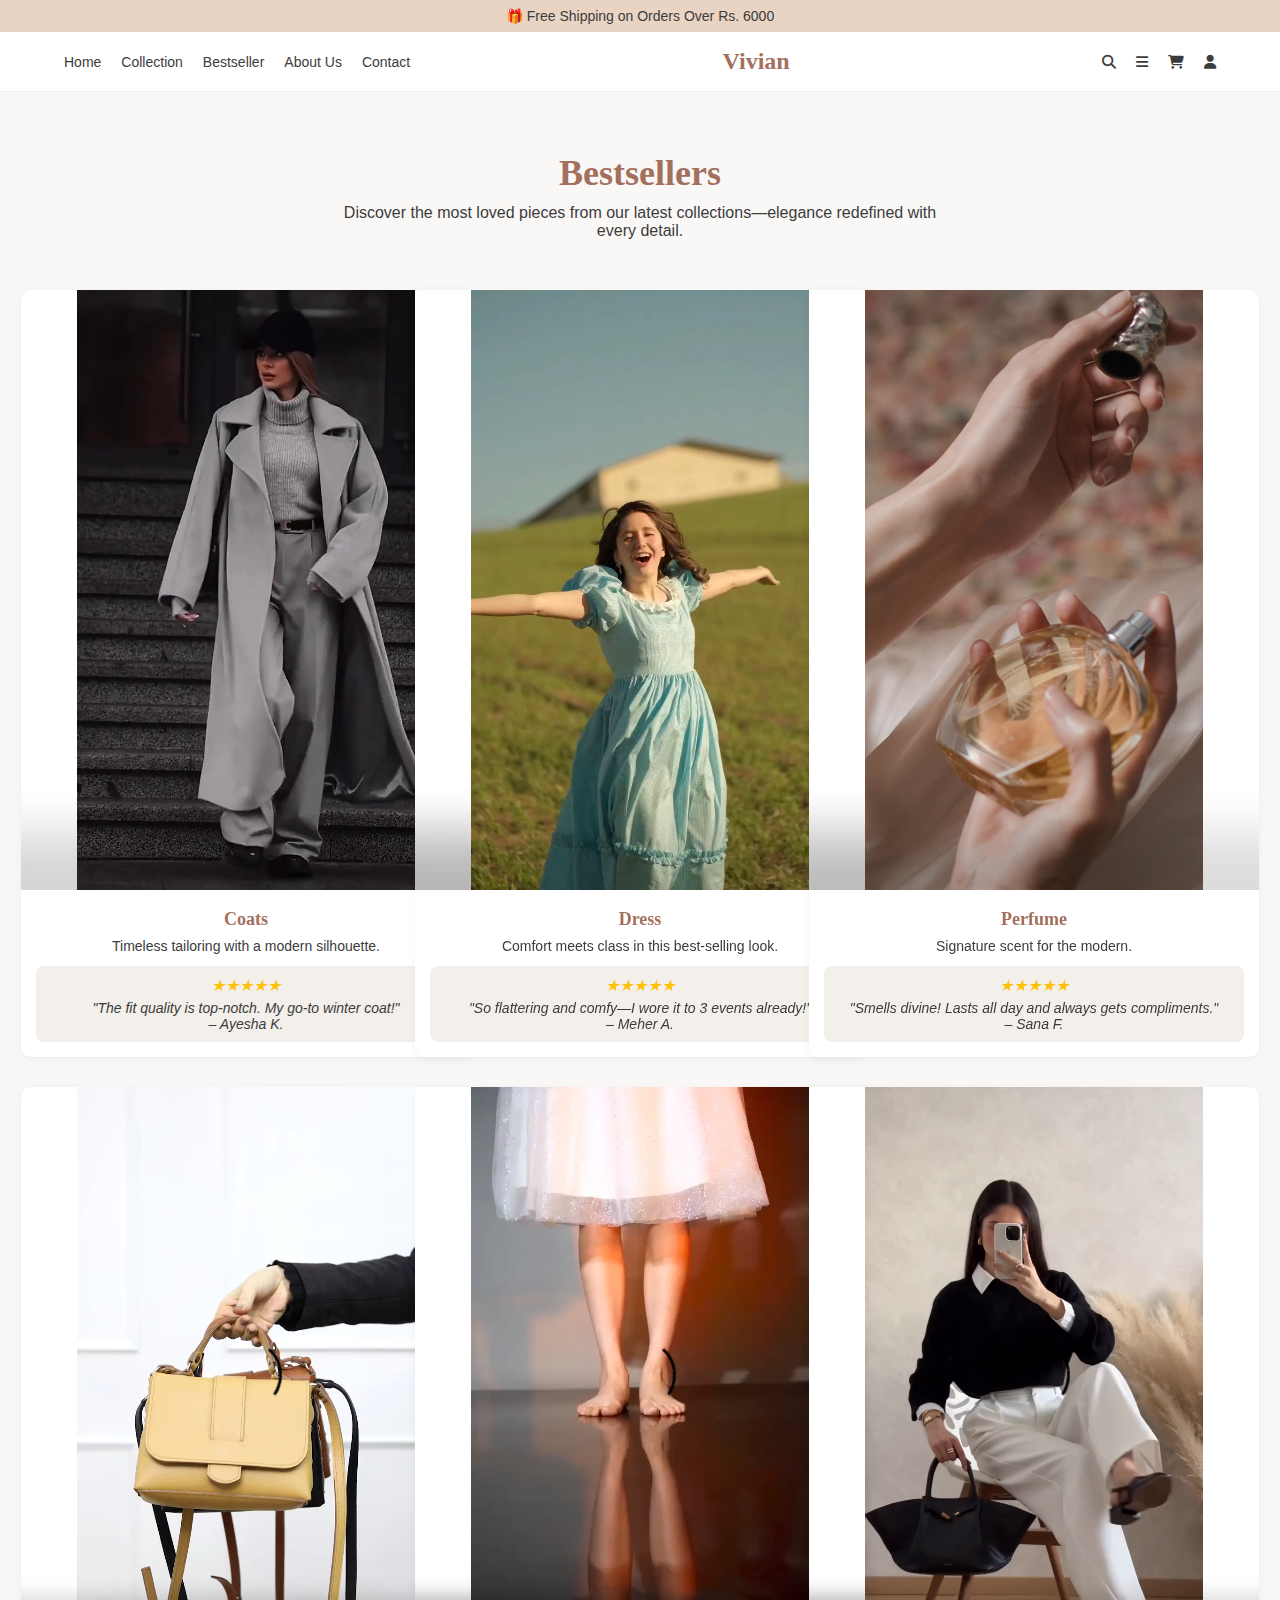
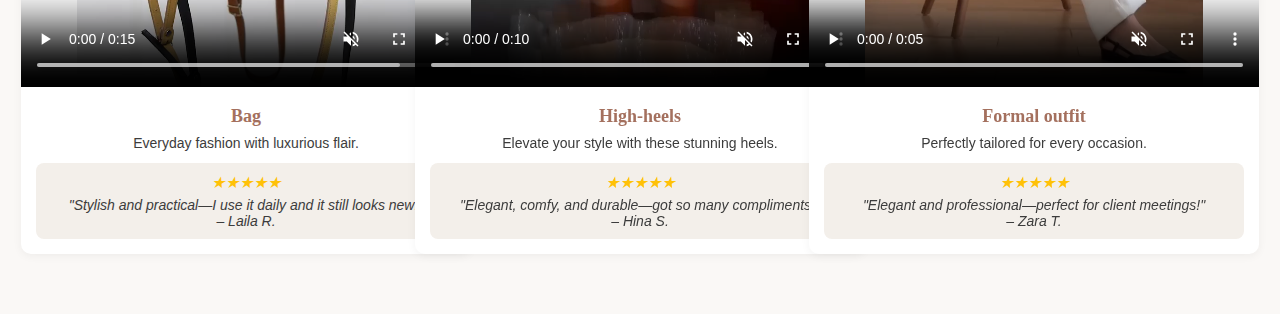
<file: Bestseller.html>
<!DOCTYPE html>
<html lang="en">

<head>
  <meta charset="UTF-8" />
  <meta name="viewport" content="width=device-width, initial-scale=1.0" />
  <title>Bestsellers - Vivian</title>
  <link rel="stylesheet" href="https://cdnjs.cloudflare.com/ajax/libs/font-awesome/6.4.0/css/all.min.css" />

  <style>
    :root {
      --primary-color: #A4705E;
      --accent-color: #E9D3C2;
      --secondary-color: #F3EFEA;
      --text-color: #3C3C3C;
      --background-color: #FAF8F6;
      --font-serif: 'Playfair Display', serif;
      --font-sans: 'Poppins', sans-serif;
    }

    * {
      margin: 0;
      padding: 0;
      box-sizing: border-box;
    }

    body {
      font-family: var(--font-sans);
      color: var(--text-color);
      background-color: var(--background-color);
    }

/* ----------------------------- SHIPPING BANNER ----------------------------- */
    .shipping-banner {
      background-color: var(--accent-color);
      /* Banner background */
      text-align: center;
      padding: 8px;
      font-size: 14px;
    }

    .navbar {
      display: flex;
      /* Flexbox layout */
      justify-content: space-between;
      /* Space between left/logo/right */
      align-items: center;
      padding: 16px 5%;
      /* Padding around navbar */
      background-color: #fff;
      border-bottom: 1px solid #eee;


    }

    .nav-left,
    .nav-right {
      display: flex;
      gap: 20px;
      /* Space between items */
      align-items: center;
    }

    .nav-left a,
    .nav-right a {
      text-decoration: none;
      /* Remove underline */
      color: var(--text-color);
      font-size: 14px;
      transition: color 0.3s ease;
      /* Smooth hover transition */
      align-items: center;

    }

    .nav-left a:hover,
    .nav-right a:hover {
      color: var(--primary-color);
      /* Hover effect */
      text-decoration: underline;
    }

    .brand-logo {
      font-family: var(--font-serif);
      /* Stylish brand font */
      font-size: 24px;
      font-weight: bold;
      color: var(--primary-color);
      text-align: center;
    }

    .hero {
      display: flex;
      flex-wrap: wrap;
      /* Responsive wrapping */
      height: 90vh;
      /* 90% of viewport height */
    }

    body,
    html {
      height: 100%;
      margin: 0;
      font-family: Arial, Helvetica, sans-serif;
    }

    .hero-image {
      background-image: linear-gradient(rgba(0, 0, 0, 0.5), rgba(0, 0, 0, 0.5)), url("images/girl hero.jpg");
      height: 100%;
      background-position: center;
      background-repeat: no-repeat;
      background-size: cover;
      position: relative;
    }

    .hero-text {
      text-align: center;
      position: absolute;
      top: 50%;
      left: 50%;
      transform: translate(-50%, -50%);
      color: white;

    }

    .hero-text h1 {
      font-size: 50px;
      font-family: var(--font-serif);
      font-weight: 700;
      color: var(--primary-color);
      text-shadow: 2px 2px 4px rgba(0, 0, 0, 0.5);
    }

    .hero-text p {
      font-size: 20px;
      font-family: var(--font-serif);
      font-weight: 400;
      color: #E9D3C2;
      text-shadow: #FFFFFF;
    }

    .hero-text button {
      border: none;
      outline: 0;
      display: inline-block;
      padding: 10px 25px;
      /*background-color: #ddd;*/
      text-align: center;
      cursor: pointer;
      background-color: var(--primary-color);
      color: #fff;
      border-radius: 8px;
      margin-bottom: 20px;
    }

    .hero-text button:hover {
      /*background-color: #555;*/
      color: white;
      background-color: #A4705E;
      text-decoration: #fdfdfc
    }

    /* ----------------------------- PROFILE DROPDOWN ----------------------------- */
    .profile-dropdown {
      position: relative;
      display: inline-block;
    }

    .profile-dropdown .dropdown-menu {
      display: none;
      position: absolute;
      right: 0;
      top: 120%;
      background-color: #fff;
      min-width: 180px;
      border: 1px solid #eee;
      box-shadow: 0px 4px 12px rgba(0, 0, 0, 0.1);
      z-index: 10;
      border-radius: 6px;
      font-size: 14px;
      text-align: left;
    }

    .profile-dropdown .dropdown-menu a {
      display: block;
      padding: 10px 16px;
      color: var(--text-color);
      text-decoration: none;
      transition: background-color 0.2s ease;
    }

    .profile-dropdown .dropdown-menu a:hover {
      background-color: var(--secondary-color);
      color: var(--primary-color);
    }

    /* Show dropdown on hover */
    .profile-dropdown:hover .dropdown-menu {
      display: block;
    }

    .menu-dropdown {
      position: relative;
      display: inline-block;
    }

    .menu-dropdown .dropdown-menu {
      display: none;
      position: absolute;
      right: 0;
      top: 120%;
      background-color: #fff;
      min-width: 160px;
      border: 1px solid #eee;
      box-shadow: 0px 4px 12px rgba(0, 0, 0, 0.1);
      z-index: 10;
      border-radius: 6px;
      font-size: 14px;
      text-align: left;
    }

    .menu-dropdown .dropdown-menu a {
      display: block;
      padding: 10px 16px;
      color: var(--text-color);
      text-decoration: none;
      transition: background-color 0.2s ease;
    }

    .menu-dropdown .dropdown-menu a:hover {
      background-color: var(--secondary-color);
      color: var(--primary-color);
    }

    /* Show menu on hover */
    .menu-dropdown:hover .dropdown-menu {
      display: block;
    }


    .section-header {
      text-align: center;
      padding: 60px 5% 30px;
    }

    .section-header h1 {
      font-family: var(--font-serif);
      font-size: 36px;
      color: var(--primary-color);
      margin-bottom: 10px;
    }

    .section-header p {
      font-size: 16px;
      max-width: 600px;
      margin: 0 auto;
      color: var(--text-color);
    }

    .bestseller-grid {
      display: grid;
      grid-template-columns: repeat(3, 1fr);
      /* Fixed 3-column layout */
      gap: 30px;
      padding: 20px 5% 60px;
      justify-items: center;
    }



    .product-card {
      background-color: #fff;
      border-radius: 10px;
      overflow: hidden;
      box-shadow: 0 2px 10px rgba(0, 0, 0, 0.05);
      transition: transform 0.3s ease;
    }

    .product-card:hover {
      transform: translateY(-5px);
    }

    .customer-review {
      margin-top: 12px;
      background-color: var(--secondary-color);
      padding: 10px;
      border-radius: 8px;
      font-size: 13px;
      color: var(--text-color);
      font-style: italic;
    }

    .customer-review .stars {
      color: #FFC107;
      font-size: 16px;
      margin-bottom: 5px;
    }

    .product-image img {
      width: 100%;
      height: auto;
      display: block;
    }

    .product-info {
      padding: 15px;
      text-align: center;
    }

    .product-info h3 {
      font-size: 18px;
      font-family: var(--font-serif);
      margin-bottom: 8px;
      color: var(--primary-color);
    }

    .product-info p {
      font-size: 14px;
      color: var(--text-color);
    }

    @media (max-width: 768px) {
      .section-header h1 {
        font-size: 28px;
      }

      .section-header p {
        font-size: 14px;
      }

      .brand-logo {
        font-size: 20px;
      }

      .nav-left,
      .nav-right {
        display: none;
      }
    }

    @media (max-width: 768px) {
      .bestseller-grid {
        grid-template-columns: 1fr;
      }
    }
  </style>

</head>

<body>

  <div class="shipping-banner">
    🎁 Free Shipping on Orders Over Rs. 6000
  </div>

  <nav class="navbar">
    <div class="nav-left">
      <a href="index.html">Home</a>
      <a href="Collection.html">Collection</a>
      <a href="Bestseller.html">Bestseller</a>
      <a href="About Us.html">About Us</a>
      <a href="Contact.html">Contact</a>
    </div>
    <!-- Center logo -->
    <div class="brand-logo">Vivian</div>
    <!-- Right side icons -->
    <div class="nav-right">
      <a href="#"><i class="fas fa-search"></i></a>
      <div class="menu-dropdown">
        <a href="#"><i class="fas fa-bars"></i></a>
        <div class="dropdown-menu">
          <a href="#">Women</a>
          <a href="#">Handbags</a>
          <a href="#">Fragrances</a>
          <a href="#">Coats</a>
          <a href="#">Bestseller</a>
          <a href="#">Shoes</a>
        </div>
      </div>

      <a href="#"><i class="fas fa-shopping-cart"></i></a>
      <div class="profile-dropdown">
        <a href="#"><i class="fas fa-user"></i></a>
        <div class="dropdown-menu">
          <a href="#">Sign In</a>
          <a href="#">My Orders</a>
          <a href="#">Account Settings</a>
          <a href="#">Address Book</a>
          <a href="#">Saved Items</a>
        </div>
      </div>

    </div>
  </nav>

  <section class="section-header">
    <h1>Bestsellers</h1>
    <p>Discover the most loved pieces from our latest collections—elegance redefined with every detail.</p>
  </section>

  <section class="bestseller-grid">
    <div class="product-card">
      <div class="product-video">
        <video width="450" height="600" controls autoplay muted loop>
          <source src="/E-Videos/bestselling 1.mp4" type="video/mp4">
          Your browser does not support the video tag.
        </video>
      </div>
      <div class="product-info">
        <h3>Coats</h3>
        <p>Timeless tailoring with a modern silhouette.</p>
        <div class="customer-review">
          <div class="stars">★★★★★</div>
          <p>"The fit quality is top-notch. My go-to winter coat!" <br>– Ayesha K.</p>
        </div>
      </div>
    </div>

    <div class="product-card">
      <div class="product-video">
        <video width="450" height="600" controls autoplay muted loop>
          <source src="/E-Videos/bestselling 4.mp4" type="video/mp4">
          Your browser does not support the video tag.
        </video>
      </div>
      <div class="product-info">
        <h3>Dress</h3>
        <p>Comfort meets class in this best-selling look.</p>
        <div class="customer-review">
          <div class="stars">★★★★★</div>
          <p>"So flattering and comfy—I wore it to 3 events already!" <br>– Meher A.</p>
        </div>
      </div>
    </div>

    <div class="product-card">
      <div class="product-video">
        <video width="450" height="600" controls autoplay muted loop>
          <source src="/E-Videos/bestselling 3.mp4" type="video/mp4">
          Your browser does not support the video tag.
        </video>
      </div>
      <div class="product-info">
        <h3>Perfume</h3>
        <p>Signature scent for the modern.</p>
        <div class="customer-review">
          <div class="stars">★★★★★</div>
          <p>"Smells divine! Lasts all day and always gets compliments." <br>– Sana F.</p>
        </div>
      </div>
    </div>

    <div class="product-card">
      <div class="product-video">
        <video width="450" height="600" controls autoplay muted loop>
          <source src="/E-Videos/bestselling 2.mp4" type="video/mp4">
          Your browser does not support the video tag.
        </video>
      </div>
      <div class="product-info">
        <h3>Bag</h3>
        <p>Everyday fashion with luxurious flair.</p>
        <div class="customer-review">
          <div class="stars">★★★★★</div>
          <p>"Stylish and practical—I use it daily and it still looks new!" <br>– Laila R.</p>
        </div>
      </div>
    </div>

    <div class="product-card">
      <div class="product-video">
        <video width="450" height="600" controls autoplay muted loop>
          <source src="/E-Videos/bestsellig 5.mp4" type="video/mp4">
          Your browser does not support the video tag.
        </video>
      </div>
      <div class="product-info">
        <h3>High-heels</h3>
        <p>Elevate your style with these stunning heels.</p>
        <div class="customer-review">
          <div class="stars">★★★★★</div>
          <p>"Elegant, comfy, and durable—got so many compliments!" <br>– Hina S.</p>
        </div>
      </div>
    </div>

    <div class="product-card">
      <div class="product-video">
        <video width="450" height="600" controls autoplay muted loop>
          <source src="/E-Videos/bestselling 6.mp4" type="video/mp4">
          Your browser does not support the video tag.
        </video>
      </div>
      <div class="product-info">
        <h3>Formal outfit</h3>
        <p>Perfectly tailored for every occasion.</p>
        <div class="customer-review">
          <div class="stars">★★★★★</div>
          <p>"Elegant and professional—perfect for client meetings!" <br>– Zara T.</p>
        </div>
      </div>
    </div>
  </section>



</body>

</html>
</file>
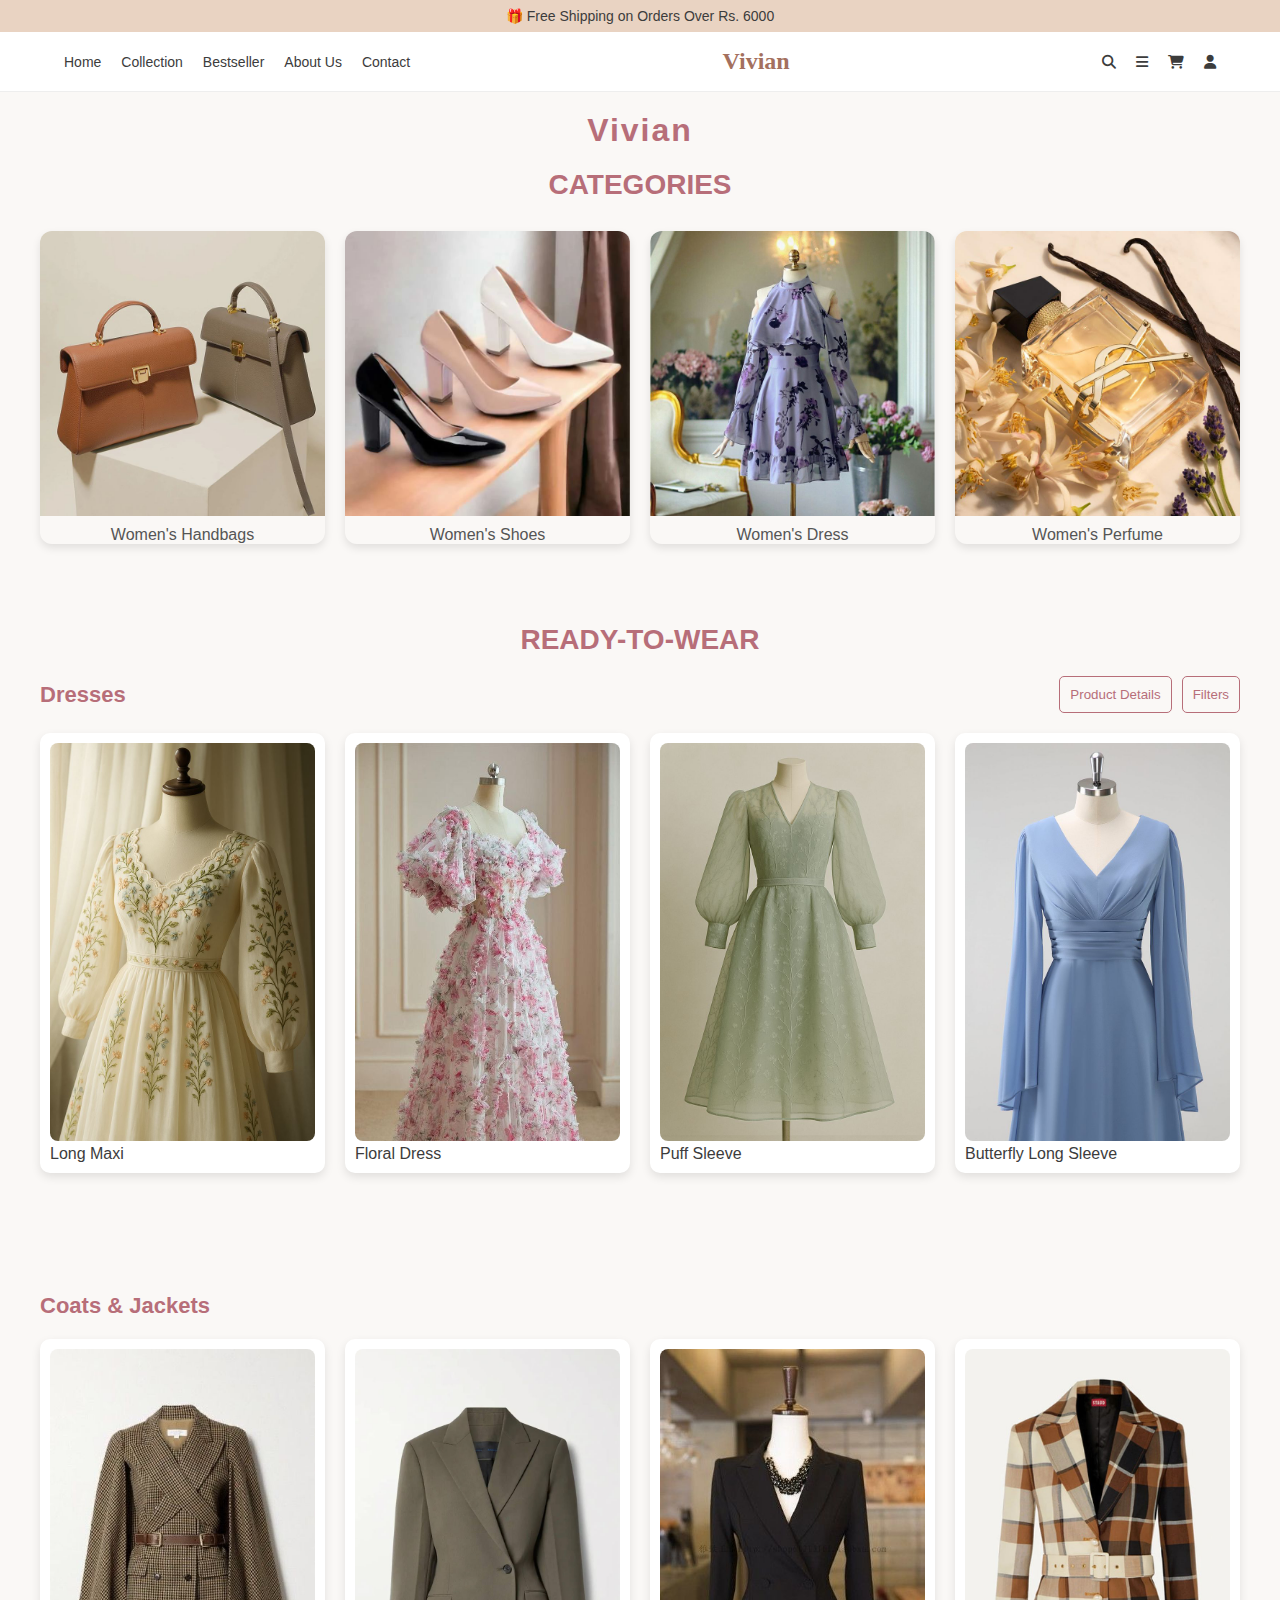
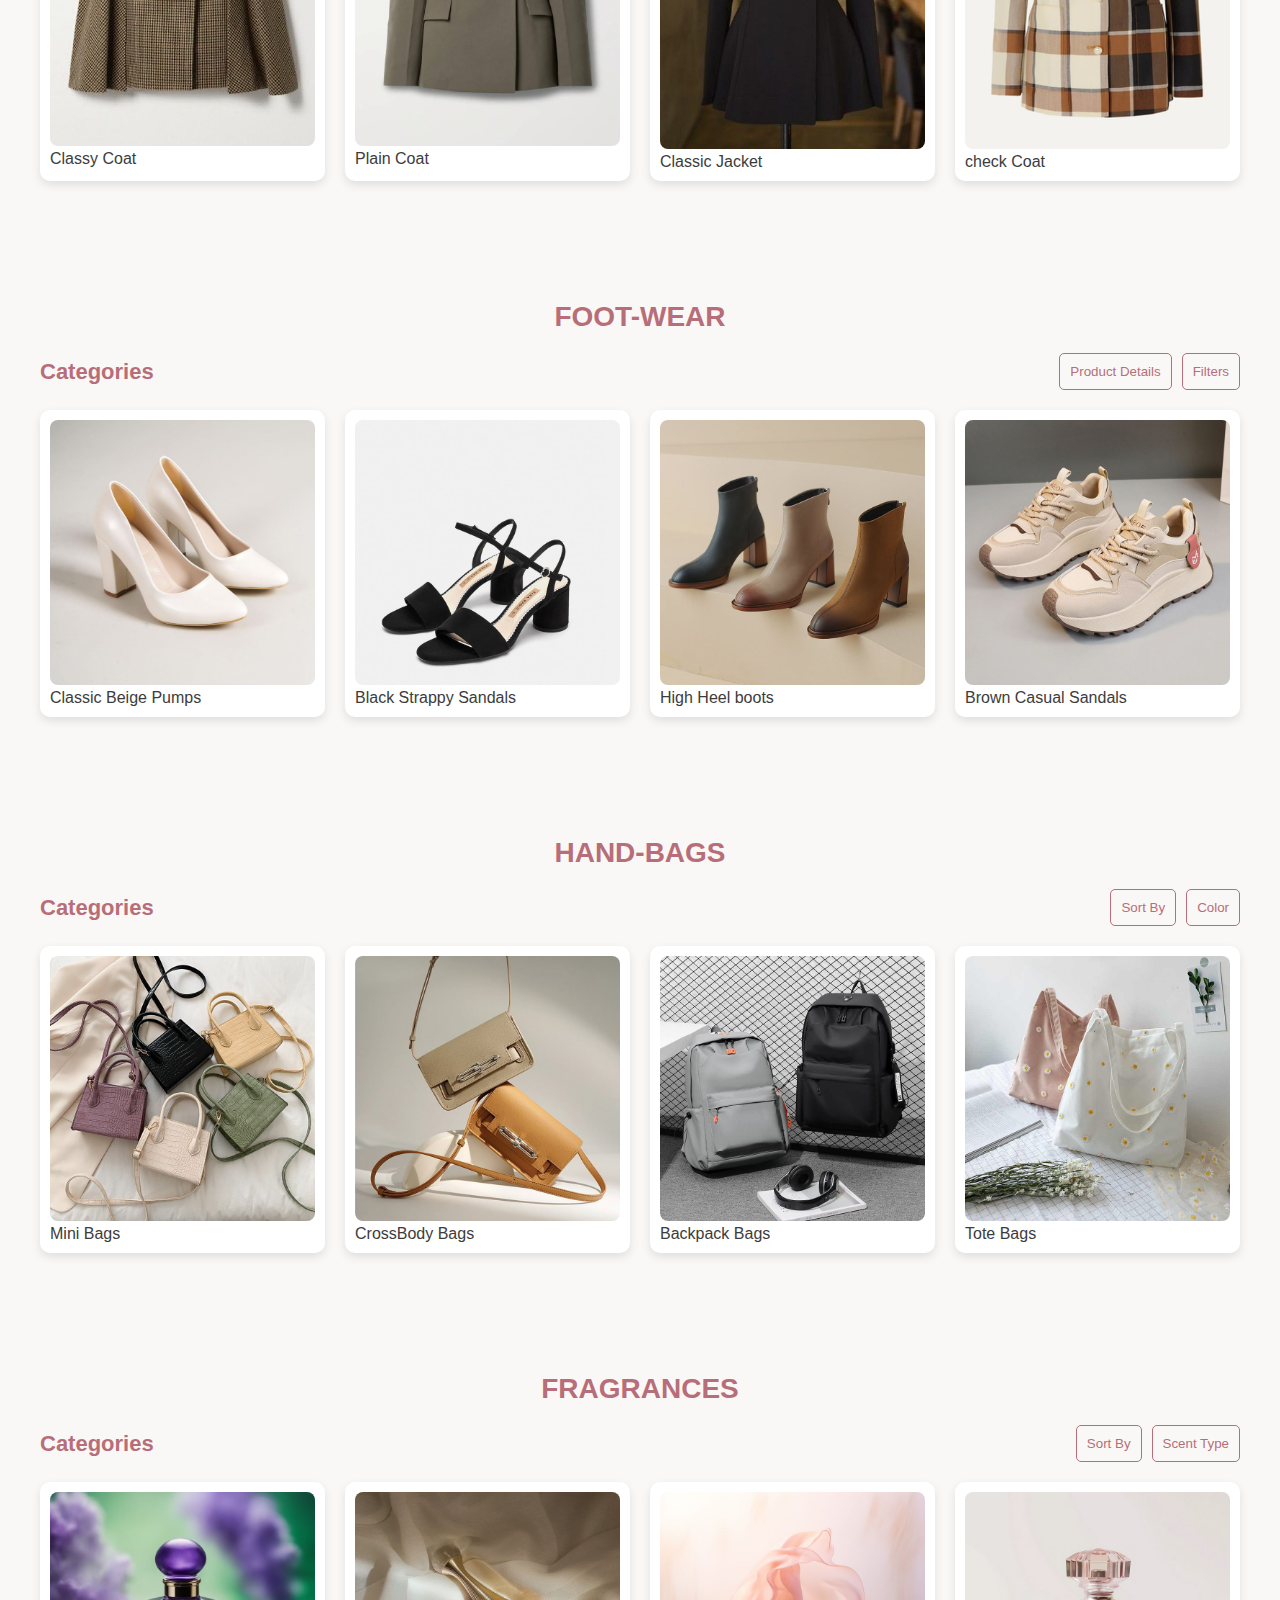
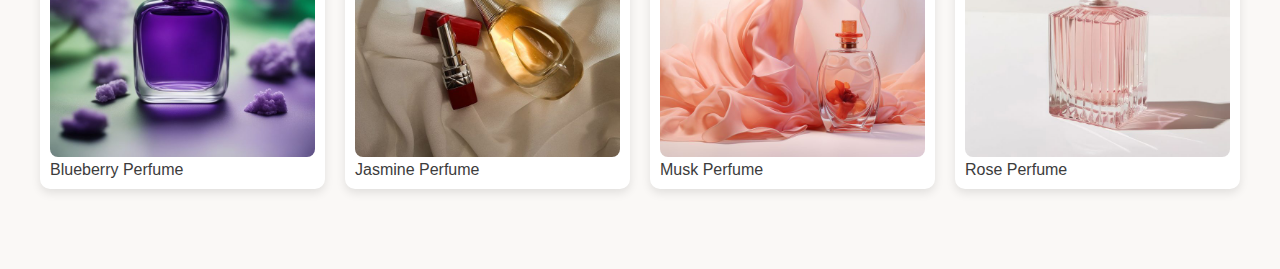
<file: Collection.html>
<!DOCTYPE html>
<html lang="en">

<head>
  <meta charset="UTF-8">
  <meta name="viewport" content="width=device-width, initial-scale=1.0">
  <title>Vivian Collection</title>
  <link rel="stylesheet" href="https://cdnjs.cloudflare.com/ajax/libs/font-awesome/6.4.0/css/all.min.css" />
  <link rel="stylesheet" href="Collection.css">
</head>

<body>
  
  <div class="shipping-banner">
    🎁 Free Shipping on Orders Over Rs. 6000
  </div>

  <nav class="navbar">
    <div class="nav-left">
      <a href="index.html">Home</a>
      <a href="Collection.html">Collection</a>
      <a href="Bestseller.html">Bestseller</a>
      <a href="About Us.html">About Us</a>
      <a href="Contact.html">Contact</a>
    </div>
    <!-- Center logo -->
    <div class="brand-logo">Vivian</div>
    <!-- Right side icons -->
    <div class="nav-right">
      <a href="#"><i class="fas fa-search"></i></a>
      <div class="menu-dropdown">
        <a href="#"><i class="fas fa-bars"></i></a>
        <div class="dropdown-menu">
          <a href="#">Women</a>
          <a href="#">Handbags</a>
          <a href="#">Fragrances</a>
          <a href="#">Coats</a>
          <a href="#">Bestseller</a>
          <a href="#">Shoes</a>
        </div>
      </div>

      <a href="#"><i class="fas fa-shopping-cart"></i></a>
      <div class="profile-dropdown">
        <a href="#"><i class="fas fa-user"></i></a>
        <div class="dropdown-menu">
          <a href="#">Sign In</a>
          <a href="#">My Orders</a>
          <a href="#">Account Settings</a>
          <a href="#">Address Book</a>
          <a href="#">Saved Items</a>
        </div>
      </div>

    </div>
  </nav>
  <!-- Section 1: CATEGORIES -->
  <div class="logo">Vivian</div>
  <h2>CATEGORIES</h2>
  <div class="gallery">
    <div class="gallery-item">
      <img src="images/women hand bag 1.jpg" alt="Women's Handbags">
      <div class="overlay">
        <button class="explore-btn">Explore</button>
      </div>
      <div class="desc">Women's Handbags</div>
    </div>
    <div class="gallery-item">
      <img src="images/women shoe.jpg" alt="Women's Shoes">
      <div class="overlay">
        <button class="explore-btn">Explore</button>
      </div>
      <div class="desc">Women's Shoes</div>
    </div>
    <div class="gallery-item">
      <img src="images/women dress.jpg" alt="Women's Dress">
      <div class="overlay">
        <button class="explore-btn">Explore</button>
      </div>
      <div class="desc">Women's Dress</div>
    </div>
    <div class="gallery-item">
      <img src="images/women perfume.jpg" alt="Women's Perfume">
      <div class="overlay">
        <button class="explore-btn">Explore</button>
      </div>
      <div class="desc">Women's Perfume</div>
    </div>
  </div>

  <!-- Section 2: Ready To Wear -->
  <div class="section2">
    <h2>READY-TO-WEAR</h2>
    <div class="top-bar">
      <h3>Dresses</h3>
      <div class="btn-group">
        <button>
          Product Details
          <div class="dropdown">
            <h4>Details</h4>
            <p>Our latest dress collection is designed for style and comfort.</p>
            <li>Soft cotton fabric</li>
            <li>Trendy fits</li>
            <li>Affordable range</li>
          </div>
        </button>
        <button>
          Filters
          <div class="dropdown">
            <h4>Colors</h4>
            <label><input type="radio" name="color" value=""> None</label><br>
            <label><input type="radio" name="color" value="Grey"> Grey</label><br>
            <label><input type="radio" name="color" value="Black"> Black</label><br>
            <label><input type="radio" name="color" value="Blue"> Blue</label><br>
            <label><input type="radio" name="color" value="Brown"> Brown</label><br>
            <label><input type="radio" name="color" value="White"> White</label><br>
            <label><input type="radio" name="color" value="Beige"> Beige</label>

            <h4>Product Size</h4>
            <label><input type="radio" name="size" value=""> None</label><br>
            <label><input type="radio" name="size" value="Small"> Small</label><br>
            <label><input type="radio" name="size" value="Medium"> Medium</label><br>
            <label><input type="radio" name="size" value="Large"> Large</label><br>
            <label><input type="radio" name="size" value="Extra Large"> Extra Large</label><br>
          </div>
        </button>
      </div>
    </div>
    <div class="polaroid-container">
      <div class="polaroid">
        <img src="images/dress 1.jpg" alt="Grey Polaroid Dress">
        <p> Long Maxi </p>
        <div class="hover-content">
          <span class="bookmark">♡</span>
          <div class="price">Rs. 8,250</div>
          <div class="colors">Color: Creamy</div>
          <button class="shop-btn">Shop Now</button>
        </div>
      </div>
      <div class="polaroid">
        <img src="images/dress 9.jpg" alt="Black Polaroid Dress">
        <p>Floral Dress</p>
        <div class="hover-content">
          <span class="bookmark">♡</span>
          <div class="price">Rs. 9,999</div>
          <div class="colors">Color: Pink</div>
          <button class="shop-btn">Shop Now</button>
        </div>
      </div>
      <div class="polaroid">
        <img src="images/dress 3.jpg" alt="Blue Polaroid Dress">
        <p>Puff Sleeve</p>
        <div class="hover-content">
          <span class="bookmark">♡</span>
          <div class="price">Rs. 10,000</div>
          <div class="colors">Color: Green</div>
          <button class="shop-btn">Shop Now</button>
        </div>
      </div>
      <div class="polaroid">
        <img src="images/dress 4.jpg" alt="Brown Polaroid Dress">
        <p>Butterfly Long Sleeve</p>
        <div class="hover-content">
          <span class="bookmark">♡</span>
          <div class="price">Rs. 8,800</div>
          <div class="colors">Color: Blue</div>
          <button class="shop-btn">Shop Now</button>
        </div>
      </div>
    </div>
  </div>

  <div class="section2">
    <h3>Coats & Jackets</h3>
    <div class="polaroid-container">
      <div class="polaroid">
        <img src="images/coat 7.jpg" alt="Sweatshirts">
        <p>Classy Coat</p>
        <div class="hover-content">
          <span class="bookmark">♡</span>
          <div class="price">Rs. 8,250</div>
          <div class="colors">Color: Multicolor</div>
          <button class="shop-btn">Shop Now</button>
        </div>
      </div>
      <div class="polaroid">
        <img src="images/coat 4.jpg" alt="T-shirts">
        <p>Plain Coat</p>
        <div class="hover-content">
          <span class="bookmark">♡</span>
          <div class="price">Rs. 7,999</div>
          <div class="colors">Color: Multicolor</div>

          <button class="shop-btn">Shop Now</button>
        </div>
      </div>
      <div class="polaroid">
        <img src="images/jacket.jpg" alt="Sweatshirts">
        <p>Classic Jacket</p>
        <div class="hover-content">
          <span class="bookmark">♡</span>
          <div class="price">Rs. 9,999</div>
          <div class="colors">Color: Multicolor</div>
          <button class="shop-btn">Shop Now</button>
        </div>
      </div>
      <div class="polaroid">
        <img src="images/coat 6.jpg" alt="Sweatshirts">
        <p>check Coat</p>
        <div class="hover-content">
          <span class="bookmark">♡</span>
          <div class="price">Rs. 6,350</div>
          <div class="colors">Color: Multicolor</div>
          <button class="shop-btn">Shop Now</button>
        </div>
      </div>
    </div>
  </div>

  <!-- Section3: Foot Wear -->
  <div class="section3">
    <h2>FOOT-WEAR</h2>
    <div class="top-bar">
      <h3>Categories</h3>
      <div class="btn-group">
        <button>
          Product Details
          <div class="dropdown">
            <h4>Details</h4>
            <p>Discover our elegant collection of pumps and sandals designed for all-day comfort and timeless style.</p>
            <li>Premium materials</li>
            <li>Elegant styles</li>
            <li>Available in multiple sizes</li>
          </div>
        </button>
        <button>
          Filters
          <div class="dropdown">
            <h4>Colors</h4>
            <label><input type="radio" name="color" value=""> None</label><br>
            <label><input type="radio" name="color" value="Grey"> Grey</label><br>
            <label><input type="radio" name="color" value="Black"> Black</label><br>
            <label><input type="radio" name="color" value="Blue"> Blue</label><br>
            <label><input type="radio" name="color" value="Brown"> Brown</label><br>
            <label><input type="radio" name="color" value="White"> White</label><br>
            <label><input type="radio" name="color" value="Beige"> Beige</label>

            <h4>Product Size</h4>
            <label><input type="radio" name="size" value=""> None</label><br>
            <label><input type="radio" name="size" value="Small"> Small</label><br>
            <label><input type="radio" name="size" value="Medium"> Medium</label><br>
            <label><input type="radio" name="size" value="Large"> Large</label><br>
            <label><input type="radio" name="size" value="Extra Large"> Extra Large</label><br>
          </div>
        </button>
      </div>
    </div>

    <div class="polaroid-container">
      <div class="polaroid">
        <img src="images/pumps.jpg" alt="Beige Pumps">
        <p>Classic Beige Pumps</p>
        <div class="hover-content">
          <span class="bookmark">♡</span>
          <div class="price">Rs. 4,500</div>
          <button class="shop-btn">Shop Now</button>
        </div>
      </div>
      <div class="polaroid">
        <img src="images/sandals.jpg" alt="Black Heels">
        <p>Black Strappy Sandals</p>
        <div class="hover-content">
          <span class="bookmark">♡</span>
          <div class="price">Rs. 3,999</div>
          <button class="shop-btn">Shop Now</button>
        </div>
      </div>
      <div class="polaroid">
        <img src="images/boots.jpg" alt="White Wedges">
        <p>High Heel boots</p>
        <div class="hover-content">
          <span class="bookmark">♡</span>
          <div class="price">Rs. 6,800</div>
          <button class="shop-btn">Shop Now</button>
        </div>
      </div>
      <div class="polaroid">
        <img src="images/sneakers.jpg" alt="Brown Sandals">
        <p>Brown Casual Sandals</p>
        <div class="hover-content">
          <span class="bookmark">♡</span>
          <div class="price">Rs. 3,550</div>
          <button class="shop-btn">Shop Now</button>
        </div>
      </div>
    </div>
  </div>

  <!-- Section4: Hand-bags -->
  <div class="section4">
    <h2>HAND-BAGS</h2>
    <div class="top-bar">
      <h3>Categories</h3>
      <div class="btn-group">
        <button>
          Sort By
          <div class="dropdown">
            <h4>Sort Options</h4>
            <li>Price Low to High</li>
            <li>Price High to Low</li>
            <li>Newest</li>
          </div>
        </button>
        <button>
          Color
          <div class="dropdown">
            <h4>Choose Color</h4>
            <form>
              <label>
                <input type="radio" name="color" value="Black"> Black
              </label><br>
              <label>
                <input type="radio" name="color" value="Red"> Red
              </label><br>
              <label>
                <input type="radio" name="color" value="Beige"> Beige
              </label><br>
              <label>
                <input type="radio" name="color" value=""> None
              </label>
            </form>
          </div>
        </button>
      </div>
    </div>

    <div class="polaroid-container">
      <div class="polaroid">
        <img src="images/mini bags.jpg" alt="Handbag">
        <p>Mini Bags</p>
        <div class="hover-content">
          <div class="bookmark">♡</div>
          <div class="price">Rs. 4,400</div>
          <div class="colors">Available in: Pink, Black</div>
          <button class="shop-btn">Shop Now</button>
        </div>
      </div>
      <div class="polaroid">
        <img src="images/crossbody.jpg" alt="Handbag">
        <p>CrossBody Bags</p>
        <div class="hover-content">
          <div class="bookmark">♡</div>
          <div class="price">Rs. 3,400</div>
          <div class="colors">Available in: Blue, Green</div>
          <button class="shop-btn">Shop Now</button>
        </div>
      </div>
      <div class="polaroid">
        <img src="images/backpack 2.jpg" alt="Handbag">
        <p>Backpack Bags</p>
        <div class="hover-content">
          <div class="bookmark">♡</div>
          <div class="price">Rs. 4,400</div>
          <div class="colors">Available in: Red, Yellow</div>
          <button class="shop-btn">Shop Now</button>
        </div>
      </div>
      <div class="polaroid">
        <img src="images/tote bags.jpg" alt="Handbag">
        <p>Tote Bags</p>
        <div class="hover-content">
          <div class="bookmark">♡</div>
          <div class="price">Rs. 3,300</div>
          <div class="colors">Available in: Black, White</div>
          <button class="shop-btn">Shop Now</button>
        </div>
      </div>
    </div>
  </div>

  <div class="section5">
    <h2>FRAGRANCES</h2>


    <div class="top-bar">
      <h3>Categories</h3>
      <div class="btn-group">
        <button>
          Sort By
          <div class="dropdown">
            <h4>Sort Options</h4>
            <li>Price Low to High</li>
            <li>Price High to Low</li>
            <li>Newest</li>
          </div>
        </button>
        <button>
          Scent Type
          <div class="dropdown">
            <h4>Select Scent</h4>
            <form>
              <label>
                <input type="radio" name="scent" value="Floral"> Floral
              </label><br>
              <label>
                <input type="radio" name="scent" value="Woody"> Woody
              </label><br>
              <label>
                <input type="radio" name="scent" value="Fresh"> Fresh
              </label><br>
              <label>
                <input type="radio" name="scent" value=""> None
              </label>
            </form>
          </div>
        </button>
      </div>
    </div>

    <div class="polaroid-container">
      <div class="polaroid">
        <img src="images/purple perfume.jpg" alt="Perfume Bottle">
        <p>Blueberry Perfume</p>
        <div class="hover-content">
          <div class="bookmark">♡</div>
          <div class="price">Rs. 9,900</div>
          <div class="colors">Scent: Amber, Patchouli</div>
          <button class="shop-btn">Shop Now</button>
        </div>
      </div>
      <div class="polaroid">
        <img src="images/yellow perfume.jpg" alt="Perfume Bottle">
        <p>Jasmine Perfume</p>
        <div class="hover-content">
          <div class="bookmark">♡</div>
          <div class="price">Rs. 9,500</div>
          <div class="colors">Scent: Citrus, Jasmine</div>
          <button class="shop-btn">Shop Now</button>
        </div>
      </div>
      <div class="polaroid">
        <img src="images/perfume 3.jpg" alt="Perfume Bottle">
        <p>Musk Perfume</p>
        <div class="hover-content">
          <div class="bookmark">♡</div>
          <div class="price">Rs. 8,300</div>
          <div class="colors">Scent: Sandalwood, Musk</div>
          <button class="shop-btn">Shop Now</button>
        </div>
      </div>
      <div class="polaroid">
        <img src="images/perfume 4.jpg" alt="Perfume Bottle">
        <p>Rose Perfume</p>
        <div class="hover-content">
          <div class="bookmark">♡</div>
          <div class="price">Rs. 7,100</div>
          <div class="colors">Scent: Vanilla, Rose</div>
          <button class="shop-btn">Shop Now</button>
        </div>
      </div>
    </div>
  </div>
</body>

</html>
</file>
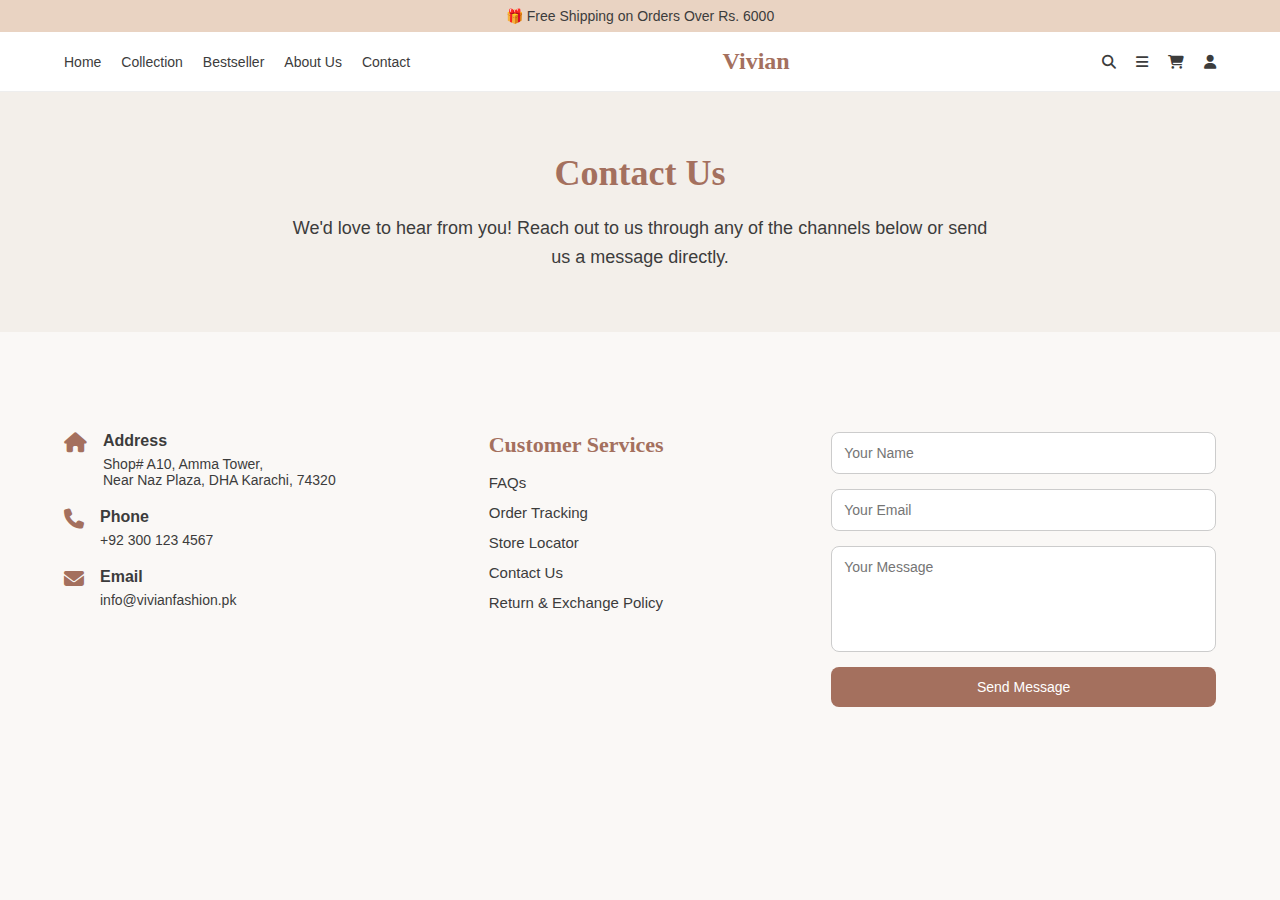
<file: Contact.html>
<!DOCTYPE html>
<html lang="en">
<head>
  <meta charset="UTF-8" />
  <meta name="viewport" content="width=device-width, initial-scale=1.0"/>
  <title>Contact Vivian</title>
  <link rel="stylesheet" href="https://cdnjs.cloudflare.com/ajax/libs/font-awesome/6.4.0/css/all.min.css"/>
  <style>
    :root {
      --primary-color: #A4705E;
      --accent-color: #E9D3C2;
      --secondary-color: #F3EFEA;
      --text-color: #3C3C3C;
      --background-color: #FAF8F6;
      --dark-bg: #3C3C3C;
      --light-text: #FFFFFF;
      --font-serif: 'Playfair Display', serif;
      --font-sans: 'Poppins', sans-serif;
    }

    * {
      margin: 0;
      padding: 0;
      box-sizing: border-box;
    }

    body {
      font-family: var(--font-sans);
      color: var(--text-color);
      background-color: var(--background-color);
    }

  /* ----------------------------- SHIPPING BANNER ----------------------------- */
    .shipping-banner {
      background-color: var(--accent-color);
      /* Banner background */
      text-align: center;
      padding: 8px;
      font-size: 14px;
    }

    .navbar {
      display: flex;
      /* Flexbox layout */
      justify-content: space-between;
      /* Space between left/logo/right */
      align-items: center;
      padding: 16px 5%;
      /* Padding around navbar */
      background-color: #fff;
      border-bottom: 1px solid #eee;


    }

    .nav-left,
    .nav-right {
      display: flex;
      gap: 20px;
      /* Space between items */
      align-items: center;
    }

    .nav-left a,
    .nav-right a {
      text-decoration: none;
      /* Remove underline */
      color: var(--text-color);
      font-size: 14px;
      transition: color 0.3s ease;
      /* Smooth hover transition */
      align-items: center;

    }

    .nav-left a:hover,
    .nav-right a:hover {
      color: var(--primary-color);
      /* Hover effect */
      text-decoration: underline;
    }

    .brand-logo {
      font-family: var(--font-serif);
      /* Stylish brand font */
      font-size: 24px;
      font-weight: bold;
      color: var(--primary-color);
      text-align: center;
    }

    .hero {
      display: flex;
      flex-wrap: wrap;
      /* Responsive wrapping */
      height: 90vh;
      /* 90% of viewport height */
    }

    body,
    html {
      height: 100%;
      margin: 0;
      font-family: Arial, Helvetica, sans-serif;
    }

    .hero-image {
      background-image: linear-gradient(rgba(0, 0, 0, 0.5), rgba(0, 0, 0, 0.5)), url("images/girl hero.jpg");
      height: 100%;
      background-position: center;
      background-repeat: no-repeat;
      background-size: cover;
      position: relative;
    }

    .hero-text {
      text-align: center;
      position: absolute;
      top: 50%;
      left: 50%;
      transform: translate(-50%, -50%);
      color: white;

    }

    .hero-text h1 {
      font-size: 50px;
      font-family: var(--font-serif);
      font-weight: 700;
      color: var(--primary-color);
      text-shadow: 2px 2px 4px rgba(0, 0, 0, 0.5);
    }

    .hero-text p {
      font-size: 20px;
      font-family: var(--font-serif);
      font-weight: 400;
      color: #E9D3C2;
      text-shadow: #FFFFFF;
    }

    .hero-text button {
      border: none;
      outline: 0;
      display: inline-block;
      padding: 10px 25px;
      /*background-color: #ddd;*/
      text-align: center;
      cursor: pointer;
      background-color: var(--primary-color);
      color: #fff;
      border-radius: 8px;
      margin-bottom: 20px;
    }

    .hero-text button:hover {
      /*background-color: #555;*/
      color: white;
      background-color: #A4705E;
      text-decoration: #fdfdfc
    }

    /* ----------------------------- PROFILE DROPDOWN ----------------------------- */
    .profile-dropdown {
      position: relative;
      display: inline-block;
    }

    .profile-dropdown .dropdown-menu {
      display: none;
      position: absolute;
      right: 0;
      top: 120%;
      background-color: #fff;
      min-width: 180px;
      border: 1px solid #eee;
      box-shadow: 0px 4px 12px rgba(0, 0, 0, 0.1);
      z-index: 10;
      border-radius: 6px;
      font-size: 14px;
      text-align: left;
    }

    .profile-dropdown .dropdown-menu a {
      display: block;
      padding: 10px 16px;
      color: var(--text-color);
      text-decoration: none;
      transition: background-color 0.2s ease;
    }

    .profile-dropdown .dropdown-menu a:hover {
      background-color: var(--secondary-color);
      color: var(--primary-color);
    }

    /* Show dropdown on hover */
    .profile-dropdown:hover .dropdown-menu {
      display: block;
    }

    .menu-dropdown {
      position: relative;
      display: inline-block;
    }

    .menu-dropdown .dropdown-menu {
      display: none;
      position: absolute;
      right: 0;
      top: 120%;
      background-color: #fff;
      min-width: 160px;
      border: 1px solid #eee;
      box-shadow: 0px 4px 12px rgba(0, 0, 0, 0.1);
      z-index: 10;
      border-radius: 6px;
      font-size: 14px;
      text-align: left;
    }

    .menu-dropdown .dropdown-menu a {
      display: block;
      padding: 10px 16px;
      color: var(--text-color);
      text-decoration: none;
      transition: background-color 0.2s ease;
    }

    .menu-dropdown .dropdown-menu a:hover {
      background-color: var(--secondary-color);
      color: var(--primary-color);
    }

    /* Show menu on hover */
    .menu-dropdown:hover .dropdown-menu {
      display: block;
    }


    .section-header {
      text-align: center;
      padding: 60px 5%;
      background-color: var(--secondary-color);
    }

    .section-header h2 {
      font-family: var(--font-serif);
      font-size: 36px;
      color: var(--primary-color);
      margin-bottom: 20px;
    }

    .section-header p {
      font-size: 18px;
      max-width: 700px;
      margin: 0 auto;
      line-height: 1.6;
    }

    .contact-wrapper {
      display: flex;
      flex-wrap: wrap;
      justify-content: space-between;
      padding: 40px 5%;
       margin-top: 60px;
  margin-bottom: 60px;
    }

    .contact-info,
    .contact-form {
      flex: 1;
      min-width: 280px;
      max-width: 48%;
    }

    .contact-info-item {
      display: flex;
      align-items: flex-start;
      margin-bottom: 20px;
    }

    .contact-info-icon {
      font-size: 20px;
      color: var(--primary-color);
      margin-right: 16px;
    }

    .contact-info-content h4 {
      font-size: 16px;
      margin-bottom: 6px;
      font-weight: bold;
    }

    .contact-info-content p,
    .contact-info-content a {
      font-size: 14px;
      color: var(--text-color);
      text-decoration: none;
    }

    .contact-info-content a:hover {
      text-decoration: underline;
      color: var(--primary-color);
    }

    .contact-form form {
      display: flex;
      flex-direction: column;
      gap: 15px;
    }

    .contact-form input,
    .contact-form textarea {
      padding: 12px;
      border: 1px solid #ccc;
      border-radius: 8px;
      font-family: var(--font-sans);
      font-size: 14px;
    }
  textarea {
    resize: none;
  }
    .contact-form button {
      padding: 12px;
      background-color: var(--primary-color);
      color: #fff;
      border: none;
      border-radius: 8px;
      cursor: pointer;
      font-size: 14px;
      transition: background-color 0.3s ease;
    }

    .contact-form button:hover {
      background-color: #8c5e4f;
    }

    .customer-service-section {
      padding: 60px 5%;
      background-color: var(--secondary-color);
      text-align: center;
    }

    .customer-service-section h3 {
      font-family: var(--font-serif);
      font-size: 28px;
      color: var(--primary-color);
      margin-bottom: 20px;
    }

    .customer-service-links {
      display: flex;
      flex-wrap: wrap;
      justify-content: center;
      gap: 20px;
    }

    .customer-service-links a {
      text-decoration: none;
      color: var(--text-color);
      font-size: 16px;
      transition: color 0.3s ease;
    }

    .customer-service-links a:hover {
      color: var(--primary-color);
    }

    @media (max-width: 768px) {
      .nav-left,
      .nav-right {
        display: none;
      }

      .brand-logo {
        font-size: 20px;
      }

      .section-header h2 {
        font-size: 28px;
      }

      .contact-wrapper {
        flex-direction: column;
      }

      .contact-info,
      .contact-form {
        max-width: 100%;
        margin-bottom: 30px;
      }

      .customer-service-links {
        flex-direction: column;
        align-items: center;
      }
    }
    .customer-service-box {
  flex: 1;
  min-width: 280px;
  max-width: 28%;
  padding: 0 10px;
}

.customer-service-box h3 {
  font-family: var(--font-serif);
  font-size: 22px;
  margin-bottom: 16px;
  color: var(--primary-color);
}

.customer-service-list {
  list-style: none;
  padding-left: 0;
}

.customer-service-list li {
  margin-bottom: 12px;
}

.customer-service-list a {
  text-decoration: none;
  color: var(--text-color);
  font-size: 15px;
  transition: color 0.3s ease;
}

.customer-service-list a:hover {
  color: var(--primary-color);
}

/* Adjust contact wrapper to three-column layout */
.contact-wrapper {
  display: flex;
  flex-wrap: wrap;
  gap: 30px;
  padding: 40px 5%;
  justify-content: space-between;
}

/* Responsive stacking */
@media (max-width: 768px) {
  .contact-info,
  .contact-form,
  .customer-service-box {
    max-width: 100%;
  }
}


 /* Responsive Layout */
    @media (max-width: 1024px) {
      .section-header h2 {
        font-size: 2rem;
      }

      .contact-wrapper {
        flex-direction: column;
        align-items: center;
      }

      .contact-info,
      .contact-form,
      .customer-service-box {
        max-width: 100%;
      }
    }

    @media (max-width: 480px) {
      .section-header {
        padding: 40px 20px;
      }

      .section-header h2 {
        font-size: 1.8rem;
      }

      .section-header p {
        font-size: 0.95rem;
      }

      .contact-form input,
      .contact-form textarea {
        font-size: 0.9rem;
        padding: 10px;
      }

      .contact-form button {
        font-size: 0.9rem;
        padding: 10px;
      }

      .customer-service-box h3 {
        font-size: 1.2rem;
      }

      .customer-service-list a {
        font-size: 0.9rem;
      }
    }

  </style>
</head>
<body>

<div class="shipping-banner">
    🎁 Free Shipping on Orders Over Rs. 6000
  </div>

  <nav class="navbar">
    <div class="nav-left">
      <a href="index.html">Home</a>
      <a href="Collection.html">Collection</a>
      <a href="Bestseller.html">Bestseller</a>
      <a href="About Us.html">About Us</a>
      <a href="Contact.html">Contact</a>
    </div>
    <!-- Center logo -->
    <div class="brand-logo">Vivian</div>
    <!-- Right side icons -->
    <div class="nav-right">
      <a href="#"><i class="fas fa-search"></i></a>
      <div class="menu-dropdown">
        <a href="#"><i class="fas fa-bars"></i></a>
        <div class="dropdown-menu">
          <a href="#">Women</a>
          <a href="#">Handbags</a>
          <a href="#">Fragrances</a>
          <a href="#">Coats</a>
          <a href="#">Bestseller</a>
          <a href="#">Shoes</a>
        </div>
      </div>

      <a href="#"><i class="fas fa-shopping-cart"></i></a>
      <div class="profile-dropdown">
        <a href="#"><i class="fas fa-user"></i></a>
        <div class="dropdown-menu">
          <a href="#">Sign In</a>
          <a href="#">My Orders</a>
          <a href="#">Account Settings</a>
          <a href="#">Address Book</a>
          <a href="#">Saved Items</a>
        </div>
      </div>

    </div>
  </nav>

  <section class="section-header">
    <h2>Contact Us</h2>
    <p>We'd love to hear from you! Reach out to us through any of the channels below or send us a message directly.</p>
  </section>

<div class="contact-wrapper">
  <!-- Contact Info -->
  <div class="contact-info">
    <div class="contact-info-item">
      <div class="contact-info-icon"><i class="fas fa-home"></i></div>
      <div class="contact-info-content">
        <h4>Address</h4>
        <p>Shop# A10, Amma Tower,<br>Near Naz Plaza, DHA Karachi, 74320</p>
      </div>
    </div>
    <div class="contact-info-item">
      <div class="contact-info-icon"><i class="fas fa-phone"></i></div>
      <div class="contact-info-content">
        <h4>Phone</h4>
        <p><a href="tel:+923001234567">+92 300 123 4567</a></p>
      </div>
    </div>
    <div class="contact-info-item">
      <div class="contact-info-icon"><i class="fas fa-envelope"></i></div>
      <div class="contact-info-content">
        <h4>Email</h4>
        <p><a href="mailto:info@vivianfashion.pk">info@vivianfashion.pk</a></p>
      </div>
    </div>
  </div>

  <!-- Customer Services -->
  <div class="customer-service-box">
    <h3>Customer Services</h3>
    <ul class="customer-service-list">
      <li><a href="#">FAQs</a></li>
      <li><a href="#">Order Tracking</a></li>
      <li><a href="#">Store Locator</a></li>
      <li><a href="contact.html">Contact Us</a></li>
      <li><a href="#">Return & Exchange Policy</a></li>
    </ul>
  </div>

  <!-- Contact Form -->
  <div class="contact-form">
    <form action="#" method="POST">
      <input type="text" name="name" placeholder="Your Name" required />
      <input type="email" name="email" placeholder="Your Email" required />
      <textarea name="message" rows="5" placeholder="Your Message" required></textarea>
      <button type="submit">Send Message</button>
    </form>
  </div>
</div>



</body>
</html>
</file>
<file: Collection.css>
:root {
   --primary-color: #A4705E;
   /* Used for main elements like buttons and headings */
   --accent-color: #E9D3C2;
   /* Used for banners or highlights */
   --secondary-color: #F3EFEA;
   /* For subtle backgrounds or dividers */
   --text-color: #3C3C3C;
   /* Default font color */
   --background-color: #FAF8F6;
   /* Page background */
   --font-serif: 'Playfair Display', serif;
   /* For elegant headings */
   --font-sans: 'Poppins', sans-serif;
   /* For clean readable body text */
   --dark-bg: #3C3C3C;
   --light-text: #FFFFFF;
 }

 /* ----------------------------- SHIPPING BANNER ----------------------------- */

 .shipping-banner {
      background-color: var(--accent-color);
      /* Banner background */
      text-align: center;
      padding: 8px;
      font-size: 14px;
    }

    .navbar {
      display: flex;
      /* Flexbox layout */
      justify-content: space-between;
      /* Space between left/logo/right */
      align-items: center;
      padding: 16px 5%;
      /* Padding around navbar */
      background-color: #fff;
      border-bottom: 1px solid #eee;


    }

    .nav-left,
    .nav-right {
      display: flex;
      gap: 20px;
      /* Space between items */
      align-items: center;
    }

    .nav-left a,
    .nav-right a {
      text-decoration: none;
      /* Remove underline */
      color: var(--text-color);
      font-size: 14px;
      transition: color 0.3s ease;
      /* Smooth hover transition */
      align-items: center;

    }

    .nav-left a:hover,
    .nav-right a:hover {
      color: var(--primary-color);
      /* Hover effect */
      text-decoration: underline;
    }

    .brand-logo {
      font-family: var(--font-serif);
      /* Stylish brand font */
      font-size: 24px;
      font-weight: bold;
      color: var(--primary-color);
      text-align: center;
    }

     /* ----------------------------- PROFILE DROPDOWN ----------------------------- */
    .profile-dropdown {
      position: relative;
      display: inline-block;
    }

    .profile-dropdown .dropdown-menu {
      display: none;
      position: absolute;
      right: 0;
      top: 120%;
      background-color: #fff;
      min-width: 180px;
      border: 1px solid #eee;
      box-shadow: 0px 4px 12px rgba(0, 0, 0, 0.1);
      z-index: 10;
      border-radius: 6px;
      font-size: 14px;
      text-align: left;
    }

    .profile-dropdown .dropdown-menu a {
      display: block;
      padding: 10px 16px;
      color: var(--text-color);
      text-decoration: none;
      transition: background-color 0.2s ease;
    }

    .profile-dropdown .dropdown-menu a:hover {
      background-color: var(--secondary-color);
      color: var(--primary-color);
    }

    /* Show dropdown on hover */
    .profile-dropdown:hover .dropdown-menu {
      display: block;
    }

    .menu-dropdown {
      position: relative;
      display: inline-block;
    }

    .menu-dropdown .dropdown-menu {
      display: none;
      position: absolute;
      right: 0;
      top: 120%;
      background-color: #fff;
      min-width: 160px;
      border: 1px solid #eee;
      box-shadow: 0px 4px 12px rgba(0, 0, 0, 0.1);
      z-index: 10;
      border-radius: 6px;
      font-size: 14px;
      text-align: left;
    }

    .menu-dropdown .dropdown-menu a {
      display: block;
      padding: 10px 16px;
      color: var(--text-color);
      text-decoration: none;
      transition: background-color 0.2s ease;
    }

    .menu-dropdown .dropdown-menu a:hover {
      background-color: var(--secondary-color);
      color: var(--primary-color);
    }

    /* Show menu on hover */
    .menu-dropdown:hover .dropdown-menu {
      display: block;
    }
  


 * {
   margin: 0;
   padding: 0;
   box-sizing: border-box;
   font-family: 'Segoe UI', Tahoma, Geneva, Verdana, sans-serif;
 }

 body {
   font-family: var(--font-sans);
   color: var(--text-color);
   background-color: var(--background-color);
 }

 .logo {
   text-align: center;
   padding: 20px;
   font-size: 32px;
   font-weight: bold;
   letter-spacing: 2px;
   color: #b76e79;
 }

 h2 {
   text-align: center;
   font-size: 28px;
   font-weight: bold;
   color: #b76e79;
   margin-bottom: 30px;
 }

 .gallery {
   display: grid;
   grid-template-columns: repeat(auto-fit, minmax(250px, 1fr));
   gap: 20px;
   padding: 0 40px 40px;
 }

 .gallery-item {
   position: relative;
   overflow: hidden;
   border-radius: 12px;
   box-shadow: 0 4px 8px rgba(0, 0, 0, 0.1);
   transition: transform 0.3s ease-in-out;
 }

 .gallery-item img {
   width: 100%;
   height: auto;
   display: block;
   transition: transform 0.4s ease-in-out;
 }

 .gallery-item:hover img {
   transform: scale(1.1);
 }

 .overlay {
   position: absolute;
   top: 0;
   left: 0;
   width: 100%;
   height: 100%;
   background-color: rgba(0, 0, 0, 0.4);
   display: flex;
   align-items: center;
   justify-content: center;
   opacity: 0;
   transition: opacity 0.3s ease-in-out;
 }

 .gallery-item:hover .overlay {
   opacity: 1;
 }

 .explore-btn {
   padding: 10px 20px;
   background-color: #fff;
   color: #b76e79;
   border: none;
   font-weight: bold;
   cursor: pointer;
   text-transform: uppercase;
   border-radius: 4px;
   transition: background-color 0.3s;
 }

 .explore-btn:hover {
   background-color: #f1e4e8;
 }

 .desc {
   text-align: center;
   margin-top: 10px;
   font-weight: 500;
   color: #555;
 }

 .section2 {
   padding: 40px;
 }

 .section2 h2,
 .section2 h3 {
   text-align: center;

   margin-bottom: 20px;
 }

 .section2 h2 {
   font-size: 28px;
   font-weight: bold;
   color: #b76e79;
 }

 .section2 h3 {
   font-size: 22px;
   text-align: left;
   color: #b76e79;

 }

 .top-bar {
   display: flex;
   justify-content: space-between;
   align-items: center;
   margin-bottom: 20px;
   flex-wrap: wrap;
 }

 .top-bar h3 {
   margin: 0;
   color: #b76e79;
 }

 .top-bar .btn-group {
   display: flex;
   flex-direction: row;
   flex-wrap: wrap;
   gap: 10px;
 }

 .top-bar .btn-group button {
   padding: 10px;
   border: 1px solid #b76e79;
   background: none;
   cursor: pointer;
   border-radius: 5px;
   color: #b76e79;
   position: relative;
 }

 .top-bar .btn-group button .dropdown {
   display: none;
   position: absolute;
   top: 100%;
   right: 0;
   background: #fff9f5;
   border: 1px solid #b76e79;
   padding: 15px;
   width: 250px;
   z-index: 10;
   box-shadow: 0 4px 10px rgba(0, 0, 0, 0.1);
 }

 .top-bar .btn-group button:hover .dropdown {
   display: block;
 }

 .dropdown h4 {
   margin-bottom: 10px;
   color: #333;
 }

 .dropdown p,
 .dropdown ul,
 .dropdown label {
   font-size: 14px;
   color: #555;
 }

 .polaroid-container {
   display: grid;
   grid-template-columns: repeat(auto-fit, minmax(250px, 1fr));
   gap: 20px;
   margin-bottom: 40px;
 }

 .polaroid {
   background: white;
   padding: 10px;
   border-radius: 10px;
   box-shadow: 0 4px 10px rgba(0, 0, 0, 0.1);
   position: relative;
   overflow: hidden;
 }

 .polaroid img {
   width: 100%;
   border-radius: 8px;
   transition: transform 0.3s ease-in-out;
 }

 .polaroid:hover img {
   transform: scale(1.05);
 }

 .hover-content {
   display: none;
   position: absolute;
   top: 10px;
   left: 10px;
   right: 10px;
   bottom: 10px;
   background: rgba(255, 255, 255, 0.9);
   border-radius: 10px;
   padding: 10px;
   justify-content: space-between;
   flex-direction: column;
 }

 .polaroid:hover .hover-content {
   display: flex;
 }

 .bookmark {
   align-self: flex-end;
   color: #b76e79;
   font-size: 20px;
 }

 .price {
   color: #333;
   font-weight: bold;
 }

 .colors,
 .shop-btn {
   margin-top: 5px;
   font-size: 14px;
   color: #555;
 }

 .shop-btn {
   background: #b76e79;
   color: white;
   border: none;
   padding: 5px 10px;
   border-radius: 4px;
   cursor: pointer;
 }

 .section3 {
   padding: 40px;
 }

 .section3 h2,
 .section3 h3 {
   text-align: center;
   color: #b76e79;
   margin-bottom: 20px;
 }

 .section3 h2 {
   font-size: 28px;
   font-weight: bold;
   color: #b76e79;
 }

 .section3 h3 {
   font-size: 22px;
   text-align: left;
 }

 .section3 .top-bar {
   display: flex;
   justify-content: space-between;
   align-items: center;
   margin-bottom: 20px;
   flex-wrap: wrap;
 }

 .section3 .top-bar h3 {
   margin: 0;
 }

 .section3 .btn-group {
   display: flex;
   flex-direction: row;
   flex-wrap: wrap;
   gap: 10px;
 }

 .section3 .btn-group button {
   padding: 10px;
   border: 1px solid #b76e79;
   background: none;
   cursor: pointer;
   border-radius: 5px;
   color: #b76e79;
   position: relative;
 }

 .section3 .btn-group button .dropdown {
   display: none;
   position: absolute;
   top: 100%;
   right: 0;
   background: #fff9f5;
   border: 1px solid #b76e79;
   padding: 15px;
   width: 250px;
   z-index: 10;
   box-shadow: 0 4px 10px rgba(0, 0, 0, 0.1);
 }

 .section3 .btn-group button:hover .dropdown {
   display: block;
 }

 .section3 .dropdown h4 {
   margin-bottom: 10px;
   color: #333;
 }

 .section3 .dropdown p,
 .section3 .dropdown ul,
 .section3 .dropdown label {
   font-size: 14px;
   color: #555;
 }

 .section3 .polaroid-container {
   display: grid;
   grid-template-columns: repeat(auto-fit, minmax(250px, 1fr));
   gap: 20px;
   margin-bottom: 40px;
 }

 .section3 .polaroid {
   background: white;
   padding: 10px;
   border-radius: 10px;
   box-shadow: 0 4px 10px rgba(0, 0, 0, 0.1);
   position: relative;
   overflow: hidden;
 }

 .section3 .polaroid img {
   width: 100%;
   border-radius: 8px;
   transition: transform 0.3s ease-in-out;
 }

 .section3 .polaroid:hover img {
   transform: scale(1.05);
 }

 .section3 .hover-content {
   display: none;
   position: absolute;
   top: 10px;
   left: 10px;
   right: 10px;
   bottom: 10px;
   background: rgba(255, 255, 255, 0.9);
   border-radius: 10px;
   padding: 10px;
   justify-content: space-between;
   flex-direction: column;
 }

 .section3 .polaroid:hover .hover-content {
   display: flex;
 }

 .section3 .bookmark {
   align-self: flex-end;
   color: #b76e79;
   font-size: 20px;
 }

 .section3 .price {
   color: #333;
   font-weight: bold;
 }

 .section3 .colors,
 .section3 .shop-btn {
   margin-top: 5px;
   font-size: 14px;
   color: #555;
 }

 .section3 .shop-btn {
   background: #b76e79;
   color: white;
   border: none;
   padding: 5px 10px;
   border-radius: 4px;
   cursor: pointer;
 }

 .section4 {
   padding: 40px;
 }

 .section4 h2,
 .section4 h3 {
   color: #b76e79;
   margin-bottom: 20px;
 }

 .section4 h2 {
   font-size: 28px;
   font-weight: bold;
   text-align: center;
   color: #b76e79;
 }

 .section4 h3 {
   font-size: 22px;
   text-align: left;
 }

 .section4 .top-bar {
   display: flex;
   justify-content: space-between;
   align-items: center;
   margin-bottom: 20px;
   flex-wrap: wrap;
 }

 .section4 .top-bar h3 {
   margin: 0;
 }

 .section4 .btn-group {
   display: flex;
   flex-direction: row;
   flex-wrap: wrap;
   gap: 10px;
 }

 .section4 .btn-group button {
   padding: 10px;
   border: 1px solid #b76e79;
   background: none;
   cursor: pointer;
   border-radius: 5px;
   color: #b76e79;
   position: relative;
 }

 .section4 .btn-group button .dropdown {
   display: none;
   position: absolute;
   top: 100%;
   right: 0;
   background: #fff9f5;
   border: 1px solid #b76e79;
   padding: 15px;
   width: 250px;
   z-index: 10;
   box-shadow: 0 4px 10px rgba(0, 0, 0, 0.1);
 }

 .section4 .btn-group button:hover .dropdown {
   display: block;
 }

 .section4 .dropdown h4 {
   margin-bottom: 10px;
   color: #333;
 }

 .section4 .dropdown p,
 .section4 .dropdown ul,
 .section4 .dropdown label {
   font-size: 14px;
   color: #555;
 }

 .section4 .polaroid-container {
   display: grid;
   grid-template-columns: repeat(auto-fit, minmax(250px, 1fr));
   gap: 20px;
   margin-bottom: 40px;
 }

 .section4 .polaroid {
   background: white;
   padding: 10px;
   border-radius: 10px;
   box-shadow: 0 4px 10px rgba(0, 0, 0, 0.1);
   position: relative;
   overflow: hidden;
 }

 .section4 .polaroid img {
   width: 100%;
   border-radius: 8px;
   transition: transform 0.3s ease-in-out;
 }

 .section4 .polaroid:hover img {
   transform: scale(1.05);
 }

 .section4 .hover-content {
   display: none;
   position: absolute;
   top: 10px;
   left: 10px;
   right: 10px;
   bottom: 10px;
   background: rgba(255, 255, 255, 0.9);
   border-radius: 10px;
   padding: 10px;
   justify-content: space-between;
   flex-direction: column;
 }

 .section4 .polaroid:hover .hover-content {
   display: flex;
 }

 .section4 .bookmark {
   align-self: flex-end;
   color: #b76e79;
   font-size: 20px;
 }

 .section4 .price {
   color: #333;
   font-weight: bold;
 }

 .section4 .colors,
 .section4 .shop-btn {
   margin-top: 5px;
   font-size: 14px;
   color: #555;
 }

 .section4 .shop-btn {
   background: #b76e79;
   color: white;
   border: none;
   padding: 5px 10px;
   border-radius: 4px;
   cursor: pointer;
 }

 .section5 {
   padding: 40px;
 }

 .section5 h2,
 .section5 h3 {
   color: #b76e79;
   margin-bottom: 20px;
 }

 .section5 h2 {
   font-size: 28px;
   font-weight: bold;
   text-align: center;
   color: #b76e79;
 }

 .section5 h3 {
   font-size: 22px;
   text-align: left;
 }

 .section5 .top-bar {
   display: flex;
   justify-content: space-between;
   align-items: center;
   margin-bottom: 20px;
   flex-wrap: wrap;
 }

 .section5 .top-bar h3 {
   margin: 0;
 }

 .section5 .btn-group {
   display: flex;
   flex-direction: row;
   flex-wrap: wrap;
   gap: 10px;
 }

 .section5 .btn-group button {
   padding: 10px;
   border: 1px solid #b76e79;
   background: none;
   cursor: pointer;
   border-radius: 5px;
   color: #b76e79;
   position: relative;
 }

 .section5 .btn-group button .dropdown {
   display: none;
   position: absolute;
   top: 100%;
   right: 0;
   background: #fff9f5;
   border: 1px solid #b76e79;
   padding: 15px;
   width: 250px;
   z-index: 10;
   box-shadow: 0 4px 10px rgba(0, 0, 0, 0.1);
 }

 .section5 .btn-group button:hover .dropdown {
   display: block;
 }

 .section5 .dropdown h4 {
   margin-bottom: 10px;
   color: #333;
 }

 .section5 .dropdown p,
 .section5 .dropdown ul,
 .section5 .dropdown label {
   font-size: 14px;
   color: #555;
 }

 .section5 .polaroid-container {
   display: grid;
   grid-template-columns: repeat(auto-fit, minmax(250px, 1fr));
   gap: 20px;
   margin-bottom: 40px;
 }

 .section5 .polaroid {
   background: white;
   padding: 10px;
   border-radius: 10px;
   box-shadow: 0 4px 10px rgba(0, 0, 0, 0.1);
   position: relative;
   overflow: hidden;
 }

 .section5 .polaroid img {
   width: 100%;
   border-radius: 8px;
   transition: transform 0.3s ease-in-out;
 }

 .section5 .polaroid:hover img {
   transform: scale(1.04);
 }

 .section5 .hover-content {
   display: none;
   position: absolute;
   top: 10px;
   left: 10px;
   right: 10px;
   bottom: 10px;
   background: rgba(255, 255, 255, 0.9) border-radius: 10px;
   padding: 10px;
   justify-content: space-between;
   flex-direction: column;
 }

 .section5 .polaroid:hover .hover-content {
   display: flex;
 }

 .section5 .bookmark {
   align-self: flex-end;
   color: #b76e79;
   font-size: 20px;
 }

 .section5 .price {
   color: #333;
   font-weight: bold;
 }

 .section5 .colors,
 .section5 .shop-btn {
   margin-top: 5px;
   font-size: 14px;
   color: #555;
 }

 .section5 .shop-btn {
   background: #b76e79;
   color: white;
   border: none;
   padding: 5px 10px;
   border-radius: 4px;
   cursor: pointer;
 }
/* Responsive Rules */
@media screen and (max-width: 768px) {
  .nav-left, .nav-right {
    flex-direction: column;
    align-items: flex-start;
    width: 100%;
  }

  .navbar {
    flex-direction: column;
    align-items: flex-start;
  }

  .brand-logo {
    order: -1;
    margin-bottom: 10px;
    text-align: left;
    width: 100%;
  }

  .gallery, .polaroid-container {
    flex-direction: column;
    align-items: center;
  }

  .gallery-item, .polaroid {
    max-width: 90%;
  }

  .top-bar {
    flex-direction: column;
    align-items: flex-start;
  }

  .btn-group {
    flex-direction: column;
    width: 100%;
  }

  .btn-group button {
    width: 100%;
    margin-bottom: 10px;
  }
}
</file>
